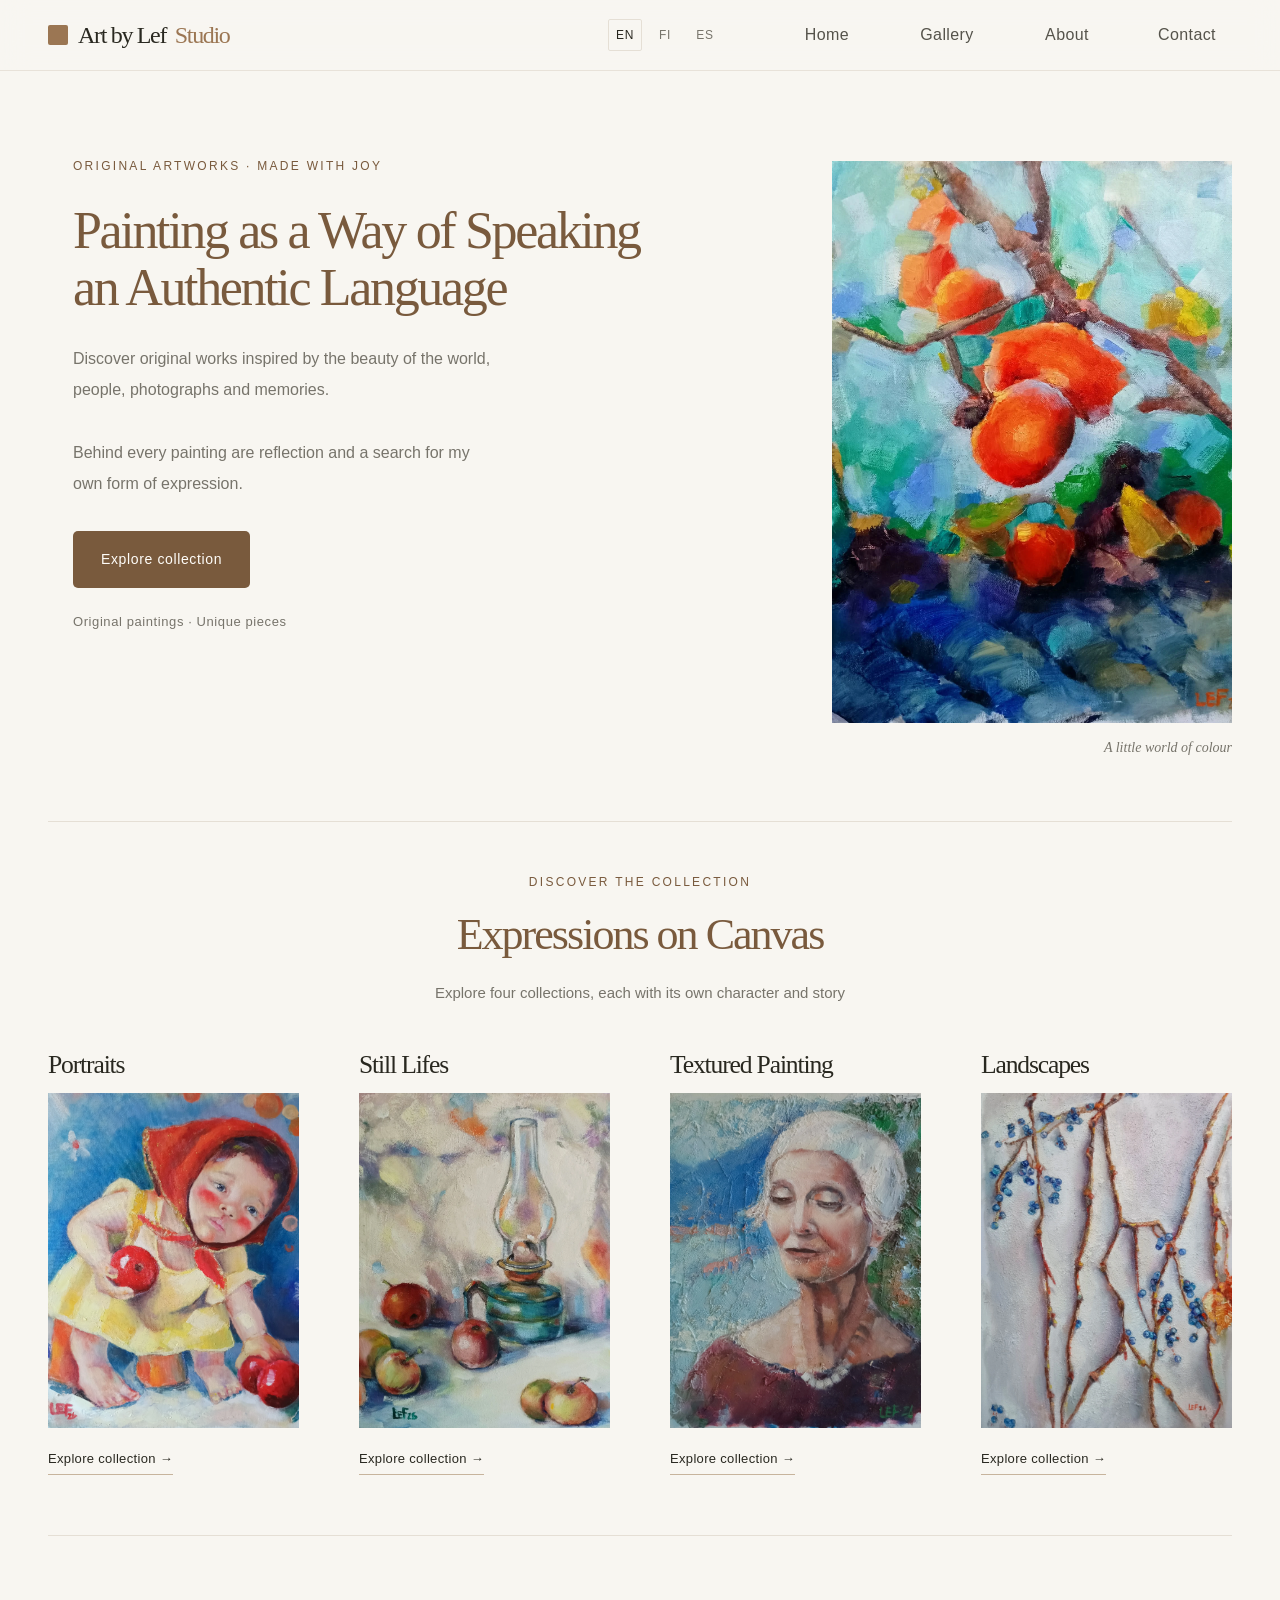
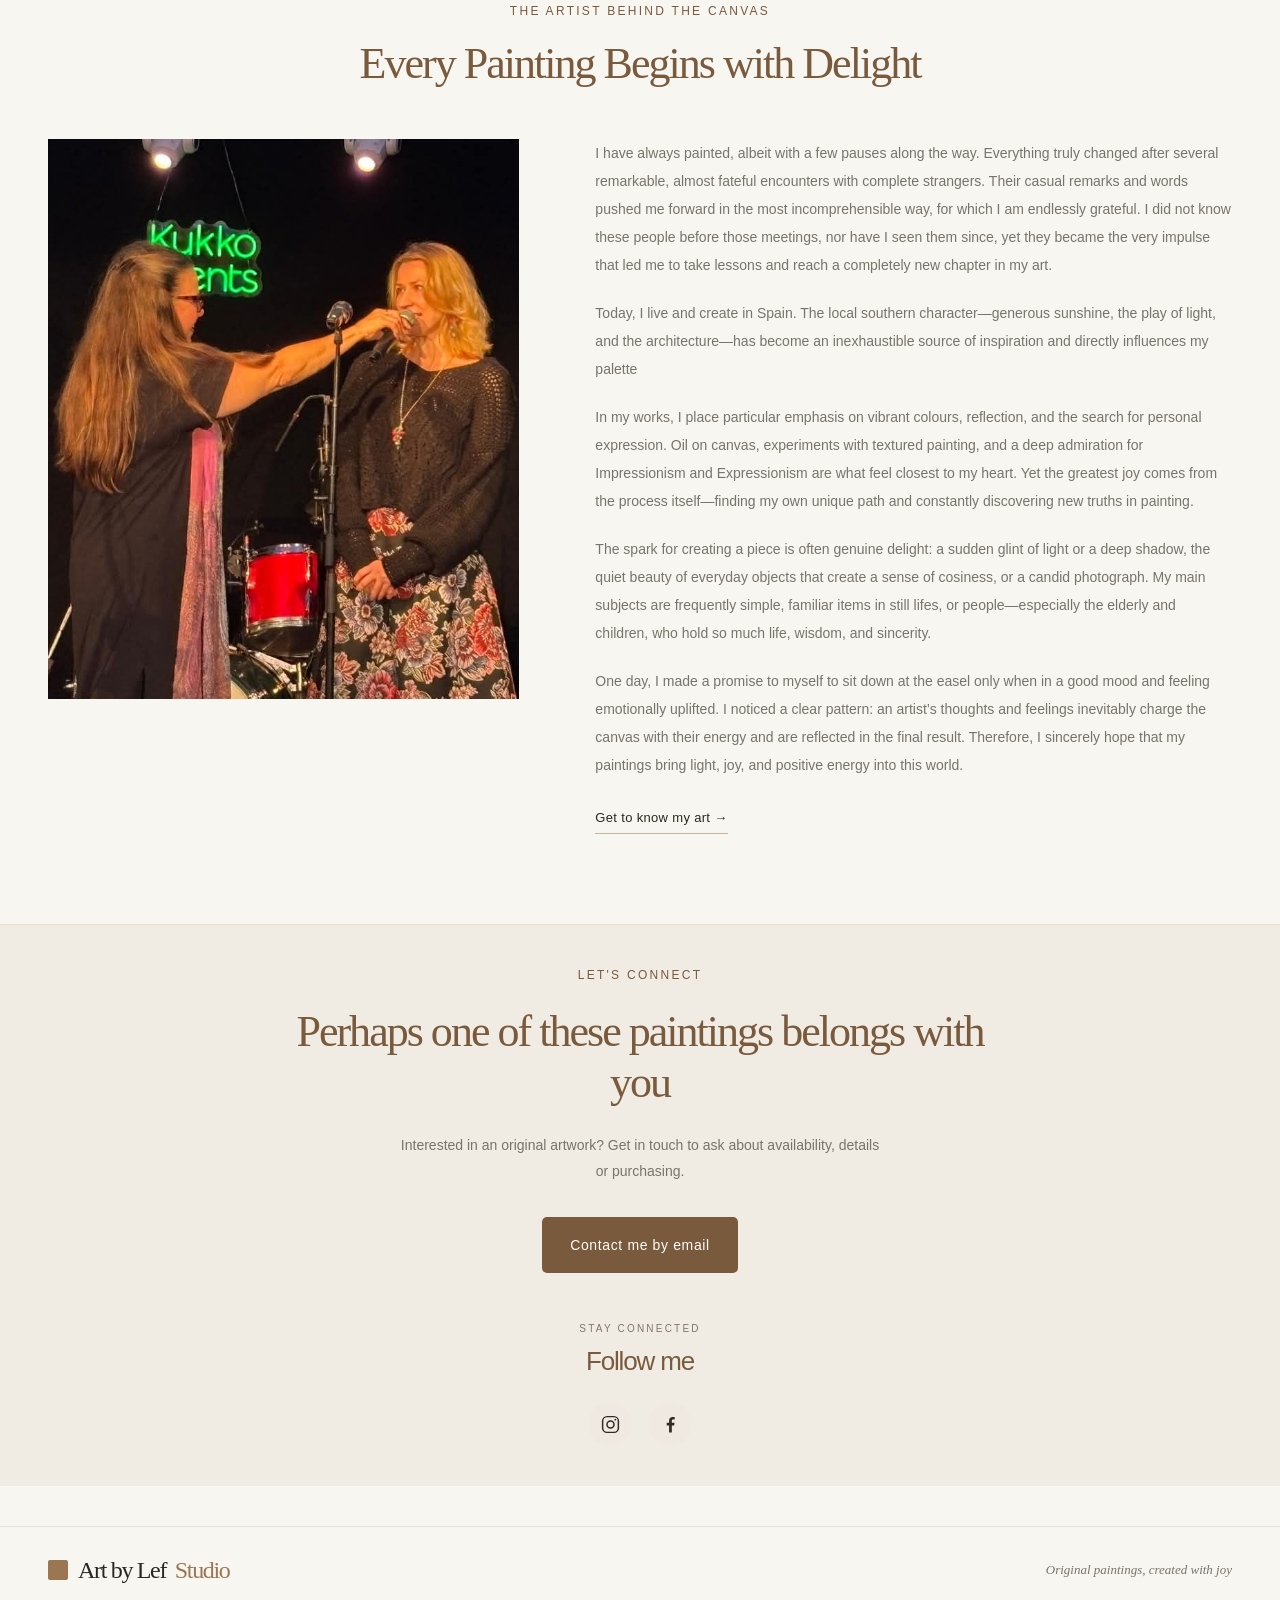
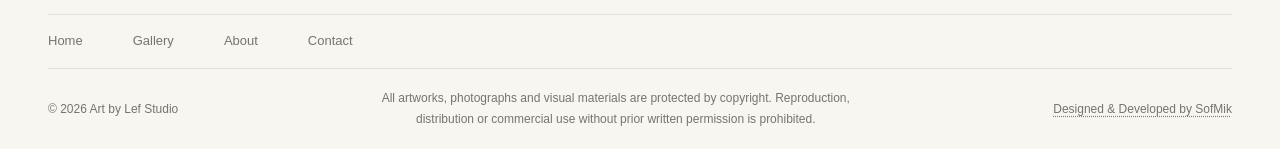
<file: index.html>
<!DOCTYPE html>
<html lang="en">

<head>
  <meta charset="UTF-8">
  <meta name="viewport" content="width=device-width, initial-scale=1">

  <meta name="description"
    content="Discover original paintings. Explore landscapes, portraits, still life and textured painting.">
  <meta name="theme-color" content="#f8f6f1">

  <title>Art by Lef Studio — Original Paintings</title>

  <link rel="stylesheet" href="style.css">

  <script src="js/translations.js" defer></script>
  <script src="js/paintings.js" defer></script>
  <script src="script.js" defer></script>
</head>

<body>

  <!-- HEADER -->
  <header class="site-header">
    <div class="header-inner">

      <a class="brand" href="#home" aria-label="Art by Lef Studio home">
        <span class="logo-mark" aria-hidden="true"></span>
        <span class="brand-name">Art by Lef <span>Studio</span></span>
      </a>

      <nav class="language-switcher" aria-label="Choose language">
        <button type="button" data-lang="en" aria-pressed="true">EN</button>
        <button type="button" data-lang="fi" aria-pressed="false">FI</button>
        <button type="button" data-lang="es" aria-pressed="false">ES</button>
      </nav>

      <button class="menu-toggle" type="button" aria-expanded="false" aria-controls="main-nav"
        aria-label="Navigation menu" data-i18n-aria-label="nav.openMenu">
        <span></span>
        <span></span>
        <span></span>
      </button>

      <nav class="main-nav" id="main-nav" aria-label="Main navigation">
        <a href="#home" data-i18n="nav.home">Home</a>
        <a href="#gallery" data-i18n="nav.gallery">Gallery</a>
        <a href="#about" data-i18n="nav.about">About</a>
        <a href="#contact" data-i18n="nav.contact">Contact</a>
      </nav>

    </div>
  </header>

  <main>

    <!-- HERO -->
    <section class="hero" id="home">

      <div class="hero-content">
        <p class="eyebrow" data-i18n="hero.eyebrow">
          ORIGINAL ARTWORKS · MADE WITH JOY
        </p>

        <h1 data-i18n="hero.title">
          Painting as a Way of Speaking an Authentic Language
        </h1>

        <p class="hero-description" data-i18n="hero.description-first">
        Discover original works inspired by the beauty of the world, people, photographs and memories.
        </p>
         <p class="hero-description" data-i18n="hero.description-second">
        Behind every painting are reflection and a search for my own form of expression.
        </p>

        <a class="button button-light" href="#gallery" data-i18n="hero.button">
          Explore collection
        </a>

        <p class="hero-note" data-i18n="hero.note">
          Original paintings · Unique pieces
        </p>
      </div>
        
      <div class="hero-art">
        <a href="galleries/landscapes.html" class="hero-art-link">
        <img src="images/paintings/landscapes/crystal-autumn.webp" alt="Featured original painting"
          data-i18n-alt="hero.imageAlt" fetchpriority="high">
        </a>
        <p class="hero-art-caption" data-i18n="hero.imageCaption">
          A little world of colour
        </p>
      </div>

    </section>

    <!-- 3 ART COLLECTIONS -->
    <section class="gallery-preview section" id="gallery">

      <div class="section-heading">
        <p class="eyebrow" data-i18n="gallery.eyebrow">
          DISCOVER THE COLLECTION
        </p>

        <h2 class="gallery-title" data-i18n="gallery.title">
           Expressions on Canvas
        </h2>

        <p data-i18n="gallery.description">
          Explore four collections, each with its own character and story.
        </p>
      </div>

      <div class="category-grid">

        <!-- PORTRAITS -->
        <article class="category-card">

          <div class="category-info">
            <h3>
              <a href="galleries/portraits.html" data-i18n="categories.portraits">
                Portraits
              </a>
            </h3>
          </div>

          <a class="category-image" href="galleries/portraits.html" aria-label="Explore portraits"
            data-i18n-aria-label="categories.portraits">
            <img src="images/paintings/portraits/little-harvest.webp" alt="Original portrait painting" loading="lazy">
          </a>

          <div class="category-info">

            <a class="text-link" href="galleries/portraits.html" data-i18n="gallery.explore">
              Explore collection →
            </a>
          </div>
        </article>

        <!-- STILL LIFE -->
        <article class="category-card">
          <div class="category-info">
            <h3>
              <a href="galleries/still-life.html" data-i18n="categories.stillLife">
                Still Lifes
              </a>
            </h3>
          </div>
          <a class="category-image" href="galleries/still-life.html" aria-label="Explore still life paintings"
            data-i18n-aria-label="categories.stillLife">
            <img id="featured-still-life" src="images/paintings/still-life/old-lamp.webp" alt="Old lamp" loading="lazy">
          </a>

          <div class="category-info">
            <a class="text-link" href="galleries/still-life.html" data-i18n="gallery.explore">
              Explore collection →
            </a>
          </div>
        </article>

        <!-- TEXTURED PAINTING -->
        <article class="category-card">
          <div class="category-info">
            <h3>
              <a href="galleries/textured-painting.html" data-i18n="categories.textured">
                Textured Painting
              </a>
            </h3>
          </div>
          <a class="category-image" href="galleries/textured-painting.html" aria-label="Explore textured paintings"
            data-i18n-aria-label="categories.textured">
            <img src="images/paintings/portraits/memories-of-summer.webp" alt="Original textured painting"
              loading="lazy">
          </a>
          <div class="category-info">
            <a class="text-link" href="galleries/textured-painting.html" data-i18n="gallery.explore">
              Explore collection →
            </a>
          </div>
        </article>



        <!-- LANDSCAPES -->
        <article class="category-card">
          <div class="category-info">
            <h3>
              <a href="galleries/landscapes.html" data-i18n="categories.landscapes">
                Landscapes
              </a>
            </h3>
          </div>
          <a class="category-image" href="galleries/landscapes.html" aria-label="Explore landscapes"
            data-i18n-aria-label="categories.landscapes">
            <img src="images/paintings/textured-painting/the-wild-grape.webp" alt="Original landscape painting"
              loading="lazy">
          </a>

          <div class="category-info">

            <a class="text-link" href="galleries/landscapes.html" data-i18n="gallery.explore">
              Explore collection →
            </a>
          </div>
        </article>
      </div>
    </section>

    <!-- ABOUT THE ARTIST -->
    
<!-- ABOUT THE ARTIST -->
<section class="about section" id="about">

  <!-- CHANGED: общий заголовок раздела -->
  <div class="about-heading">
    <p class="eyebrow" data-i18n="about.eyebrow">
      THE ARTIST BEHIND THE CANVAS
    </p>

    <h2 data-i18n="about.title">
      Every Painting Begins with Delight
    </h2>
  </div>

  <!-- CHANGED: два блока — фотография и текст -->
  <div class="about-layout">

    <div class="about-image">
      <img
        src="images/artist/portrait/portrait1.jpg"
        alt="The artist"
        data-i18n-alt="about.imageAlt"
        loading="lazy">
    </div>

    <div class="about-content">

      <p data-i18n="about.text">
        I have always painted, albeit with a few pauses along the way. Everything truly changed after several remarkable, almost fateful encounters with complete strangers. Their casual remarks and words pushed me forward in the most incomprehensible way, for which I am endlessly grateful. I did not know these people before those meetings, nor have I seen them since, yet they became the very impulse that led me to take lessons and reach a completely new chapter in my art.
      </p>

      <p data-i18n="about.textExtra-first">
        Today, I live and create in Spain. The local southern character—generous sunshine, the play of light, and the architecture—has become an inexhaustible source of inspiration and directly influences my palette.
      </p>

      <p data-i18n="about.textExtra-second">
        Through different styles and textures, I create original works that bring warmth, character and individuality into a space.
      </p>

      <p data-i18n="about.textExtra-third">
        The spark for creating a piece is often genuine delight: a sudden glint of light or a deep shadow, the quiet beauty of everyday objects that create a sense of cosiness, or a candid photograph. My main subjects are frequently simple, familiar items in still lifes, or people—especially the elderly and children, who hold so much life, wisdom, and sincerity.
      </p>

      <p data-i18n="about.textExtra-fourth">
        One day, I made a promise to myself to sit down at the easel only when in a good mood and feeling emotionally uplifted. I noticed a clear pattern: an artist’s thoughts and feelings inevitably charge the canvas with their energy and are reflected in the final result. Therefore, I sincerely hope that my paintings bring light, joy, and positive energy into this world.
      </p>

      <a class="text-link" href="#gallery" data-i18n="about.link">
        Get to know my art →
      </a>

    </div>

  </div>
</section>


    <!-- CONTACT -->
    <section class="contact section" id="contact">

      <p class="eyebrow" data-i18n="contact.eyebrow">
        LET'S CONNECT
      </p>

      <h2 data-i18n="contact.title">
        Perhaps one of these paintings belongs with you
      </h2>

      <p data-i18n="contact.description">
        Interested in an original artwork? Get in touch to ask about
        availability, details or purchasing.
      </p>

      <a class="button button-light" href="mailto:artbylef@gmail.com" data-i18n="contact.button">
        Contact me by email
      </a>

      <section class="social-section" aria-labelledby="social-title">
        <p class="social-eyebrow" data-i18n="contact.stayConnected">STAY CONNECTED</p>

        <h2 class="social-title" data-i18n="contact.followMe" id="social-title">
          Follow me
        </h2>

        <div class="social-links">
          <a href="https://www.instagram.com/art_by_lef/"
            target="_blank" rel="noopener noreferrer" aria-label="Visit on Instagram">
            <svg viewBox="0 0 24 24" aria-hidden="true">
              <rect x="3" y="3" width="18" height="18" rx="5" />
              <circle cx="12" cy="12" r="4" />
              <circle class="social-icon-dot" cx="17.5" cy="6.5" r="1" />
            </svg>
          </a>

          <a href="https://www.facebook.com/elena.farm.31" target="_blank" rel="noopener noreferrer"
            aria-label="Visit on Facebook">
            <svg viewBox="0 0 24 24" aria-hidden="true">
              <path class="facebook-icon" d="M13.5 21v-8h2.7l.4-3.1h-3.1v-2
             c0-.9.3-1.5 1.6-1.5h1.7V3.6
             c-.3 0-1.3-.1-2.4-.1
             -2.4 0-4 1.5-4 4.2v2.2H7.7V13
             h2.7v8z" />
            </svg>
          </a>
        </div>
      </section>



    </section>

  </main>


  <!-- FOOTER: THREE ROWS -->
  <footer class="site-footer">
    <div class="footer-inner">

      <!-- ROW 1: BRAND -->
      <div class="footer-row footer-row-brand">
        <a class="brand" href="index.html" aria-label="Art by Lef Studio home">
          <span class="logo-mark" aria-hidden="true"></span>
           <span class="brand-name">Art by Lef <span>Studio</span></span>
        </a>

        <p data-i18n="footer.tagline">
          Original paintings, created with joy.
        </p>
      </div>

      <!-- ROW 2: NAVIGATION -->
      <nav class="footer-row footer-nav" aria-label="Footer navigation">
        <a href="#home" data-i18n="nav.home">Home</a>
        <a href="#gallery" data-i18n="nav.gallery">Gallery</a>
        <a href="#about" data-i18n="nav.about">About</a>
        <a href="#contact" data-i18n="nav.contact">Contact</a>
      </nav>

      <!-- ROW 3: COPYRIGHT AND WEBSITE AUTHOR -->
      <div class="footer-row footer-bottom">
        <p>
          © <span id="current-year">2026</span> Art by Lef Studio
        </p>
        <p class="footer-rights" data-i18n="footer.rights">
          All artworks, photographs and visual materials are protected by copyright. Reproduction, distribution or
          commercial use without prior written permission is prohibited.
        </p>
        <a class="footer-author" href="mailto:mailconnect.service@gmail.com?subject=Website%20enquiry"
          aria-label="Email SofMik" data-i18n="footer.author">
        Designed & Developed by <span>SofMik</span>
        </a>
      </div>

    </div>
  </footer>

  <!-- ARTWORK DETAILS DIALOG -->
  <dialog class="painting-dialog" id="painting-dialog" aria-label="Artwork details"
    data-i18n-aria-label="artwork.title">
    <button class="dialog-close" type="button" aria-label="Close artwork details" data-i18n-aria-label="artwork.close">
      &times;
    </button>

    <div id="dialog-content"></div>
  </dialog>

</body>

</html>
</file>
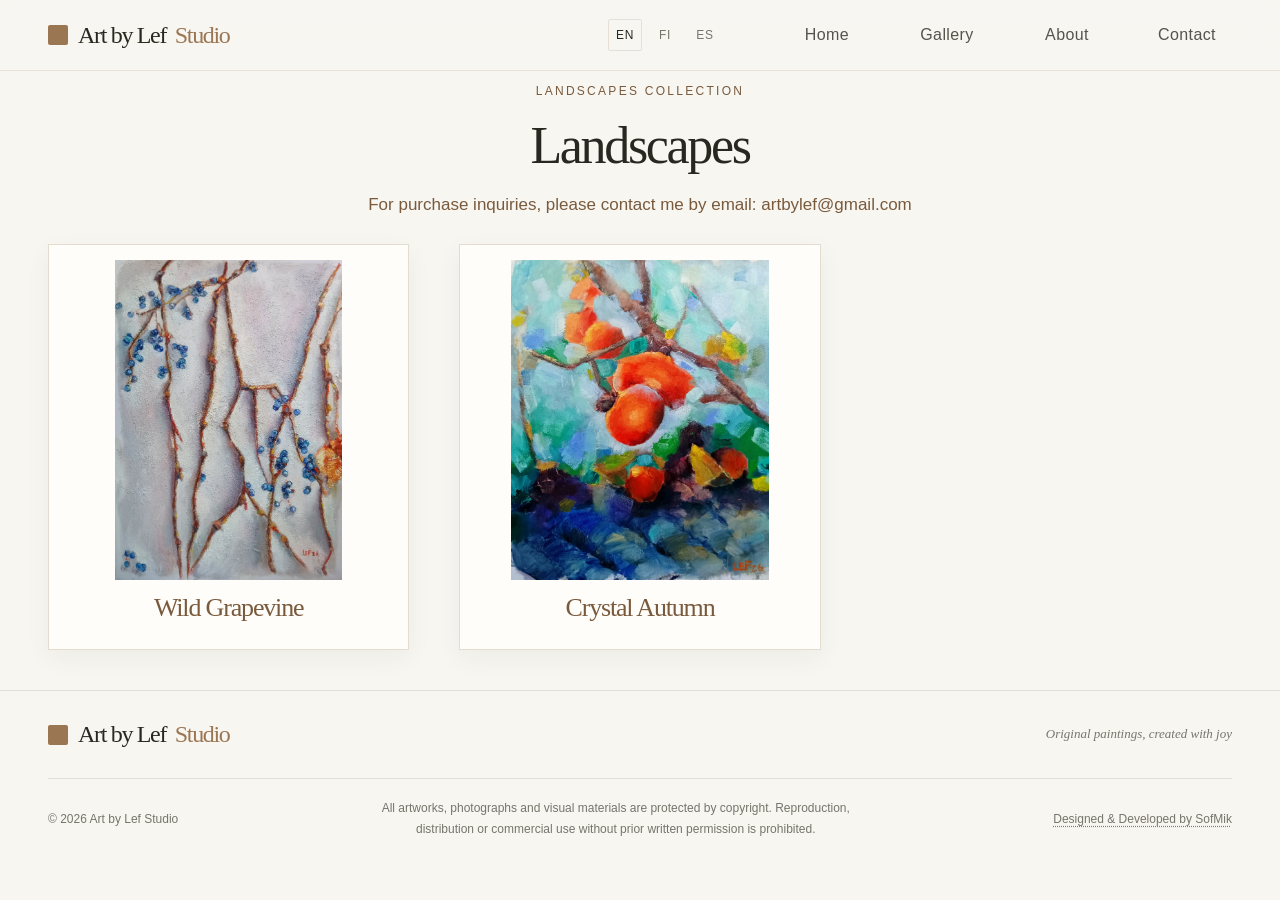
<file: galleries/landscapes.html>
<!DOCTYPE html>
<html lang="en">
<head>
  <meta charset="UTF-8">
  <meta name="viewport" content="width=device-width, initial-scale=1">

  <meta
    name="description"
    content="Explore original portraits."
  >
  <meta name="theme-color" content="#f8f6f1">

  <title>Portraits — Art Gallery</title>

  <link rel="stylesheet" href="../style.css">

  <script src="../js/translations.js" defer></script>
  <script src="../js/paintings.js" defer></script>
  <script src="../js/gallery.js" defer></script>
  <script src="../script.js" defer></script>
</head>

<body>

  <!-- HEADER -->
  <header class="site-header">
    <div class="header-inner">

      <a
        class="brand"
        href="../index.html"
        aria-label="Art House home"
      >
        <span class="logo-mark" aria-hidden="true"></span>
        <span class="brand-name">Art by Lef <span>Studio</span></span>
      </a>

      <nav class="language-switcher" aria-label="Choose language">
        <button type="button" data-lang="en" aria-pressed="true">EN</button>
        <button type="button" data-lang="fi" aria-pressed="false">FI</button>
        <button type="button" data-lang="es" aria-pressed="false">ES</button>
      </nav>

      <button
        class="menu-toggle"
        type="button"
        aria-expanded="false"
        aria-controls="main-nav"
        aria-label="Open navigation"
        data-i18n-aria-label="nav.openMenu"
      >
        <span></span>
        <span></span>
        <span></span>
      </button>

      <nav class="main-nav" id="main-nav" aria-label="Main navigation">
        <a href="../index.html#home" data-i18n="nav.home">Home</a>
        <a href="../index.html#gallery" data-i18n="nav.gallery">Gallery</a>
        <a href="../index.html#about" data-i18n="nav.about">About</a>
        <a href="../index.html#contact" data-i18n="nav.contact">Contact</a>
      </nav>

    </div>
  </header>

  <main>

    <!-- Landscapes GALLERY -->
    <section class="section">
      <header class="section-heading">
        <p class="eyebrow">Landscapes COLLECTION</p>
        <h1 class="section-title" data-i18n="categories.landscapes">Landscapes</h1>
      <p class="bymail" data-i18n="contact.mailcontact">
        For purchase inquiries, please contact me by email.
        </p>
      </header>

      <div id="painting-grid" class="painting-grid" data-category="landscapes"></div>

    </section>

  </main>

<!-- FOOTER: 2 ROWS -->
  <footer class="site-footer">
    <div class="footer-inner">

      <!-- ROW 1: BRAND -->
      <div class="footer-row footer-row-brand">
        <a class="brand" href="../index.html" aria-label="Art by Lef Studio home">
          <span class="logo-mark" aria-hidden="true"></span>
           <span class="brand-name">Art by Lef <span>Studio</span></span>
        </a>

        <p data-i18n="footer.tagline">
          Original paintings, created with joy.
        </p>
      </div>


      <!-- ROW 2: COPYRIGHT AND WEBSITE AUTHOR -->
      <div class="footer-row footer-bottom">
        <p>
          © <span id="current-year">2026</span> Art by Lef Studio
        </p>
        <p class="footer-rights" data-i18n="footer.rights">
          All artworks, photographs and visual materials are protected by copyright. Reproduction, distribution or
          commercial use without prior written permission is prohibited.
        </p>
        <a class="footer-author" href="mailto:mailconnect.service@gmail.com?subject=Website%20enquiry"
          aria-label="Email SofMik" data-i18n="footer.author">
        Designed & Developed by <span>SofMik</span>
        </a>
      </div>

    </div>
  </footer>

</body>
</html>
</file>
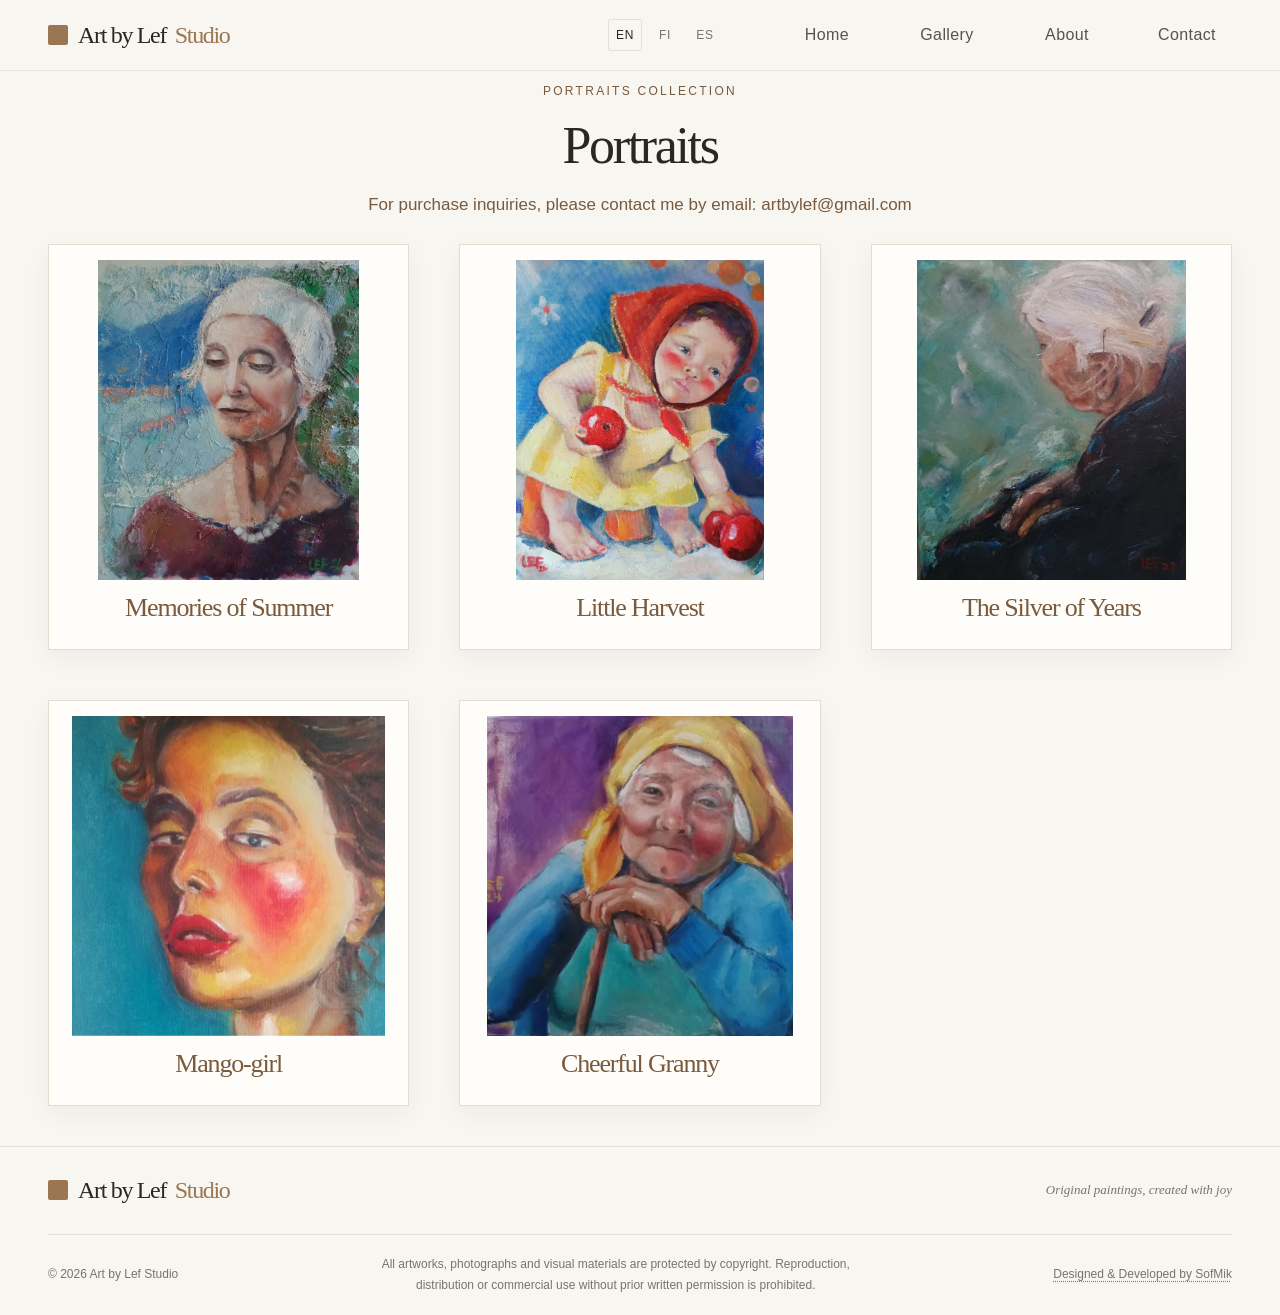
<file: galleries/portraits.html>
<!DOCTYPE html>
<html lang="en">
<head>
  <meta charset="UTF-8">
  <meta name="viewport" content="width=device-width, initial-scale=1">

  <meta
    name="description"
    content="Explore original portraits."
  >
  <meta name="theme-color" content="#f8f6f1">

  <title>Portraits — Art Gallery</title>

  <link rel="stylesheet" href="../style.css">

  <script src="../js/translations.js" defer></script>
  <script src="../js/paintings.js" defer></script>
  <script src="../js/gallery.js" defer></script>
  <script src="../script.js" defer></script>
</head>

<body>

  <!-- HEADER -->
  <header class="site-header">
    <div class="header-inner">

      <a
        class="brand"
        href="../index.html"
        aria-label="Art House home"
      >
        <span class="logo-mark" aria-hidden="true"></span>
        <span class="brand-name">Art by Lef <span>Studio</span></span>
      </a>

      <nav class="language-switcher" aria-label="Choose language">
        <button type="button" data-lang="en" aria-pressed="true">EN</button>
        <button type="button" data-lang="fi" aria-pressed="false">FI</button>
        <button type="button" data-lang="es" aria-pressed="false">ES</button>
      </nav>

      <button
        class="menu-toggle"
        type="button"
        aria-expanded="false"
        aria-controls="main-nav"
        aria-label="Open navigation"
        data-i18n-aria-label="nav.openMenu"
      >
        <span></span>
        <span></span>
        <span></span>
      </button>

      <nav class="main-nav" id="main-nav" aria-label="Main navigation">
        <a href="../index.html#home" data-i18n="nav.home">Home</a>
        <a href="../index.html#gallery" data-i18n="nav.gallery">Gallery</a>
        <a href="../index.html#about" data-i18n="nav.about">About</a>
        <a href="../index.html#contact" data-i18n="nav.contact">Contact</a>
      </nav>

    </div>
  </header>

  <main>

    <!-- Portraits GALLERY -->
    <section class="section">
      <header class="section-heading">
        <p class="eyebrow">Portraits COLLECTION</p>
        <h1 class="section-title" data-i18n="categories.portraits">Portraits</h1>
        <p class="bymail" data-i18n="contact.mailcontact">
        For purchase inquiries, please contact me by email.
        </p>
      </header>

      <div id="painting-grid" class="painting-grid" data-category="portraits"></div>

    </section>

  </main>

<!-- FOOTER: 2 ROWS -->
  <footer class="site-footer">
    <div class="footer-inner">

      <!-- ROW 1: BRAND -->
      <div class="footer-row footer-row-brand">
        <a class="brand" href="../index.html" aria-label="Art by Lef Studio home">
          <span class="logo-mark" aria-hidden="true"></span>
           <span class="brand-name">Art by Lef <span>Studio</span></span>
        </a>

        <p data-i18n="footer.tagline">
          Original paintings, created with joy.
        </p>
      </div>

      <!-- ROW 2: COPYRIGHT AND WEBSITE AUTHOR -->
      <div class="footer-row footer-bottom">
        <p>
          © <span id="current-year">2026</span> Art by Lef Studio
        </p>
        <p class="footer-rights" data-i18n="footer.rights">
          All artworks, photographs and visual materials are protected by copyright. Reproduction, distribution or
          commercial use without prior written permission is prohibited.
        </p>
        <a class="footer-author" href="mailto:mailconnect.service@gmail.com?subject=Website%20enquiry"
          aria-label="Email SofMik" data-i18n="footer.author">
        Designed & Developed by <span>SofMik</span>
        </a>
      </div>

    </div>
  </footer>

</body>
</html>
</file>
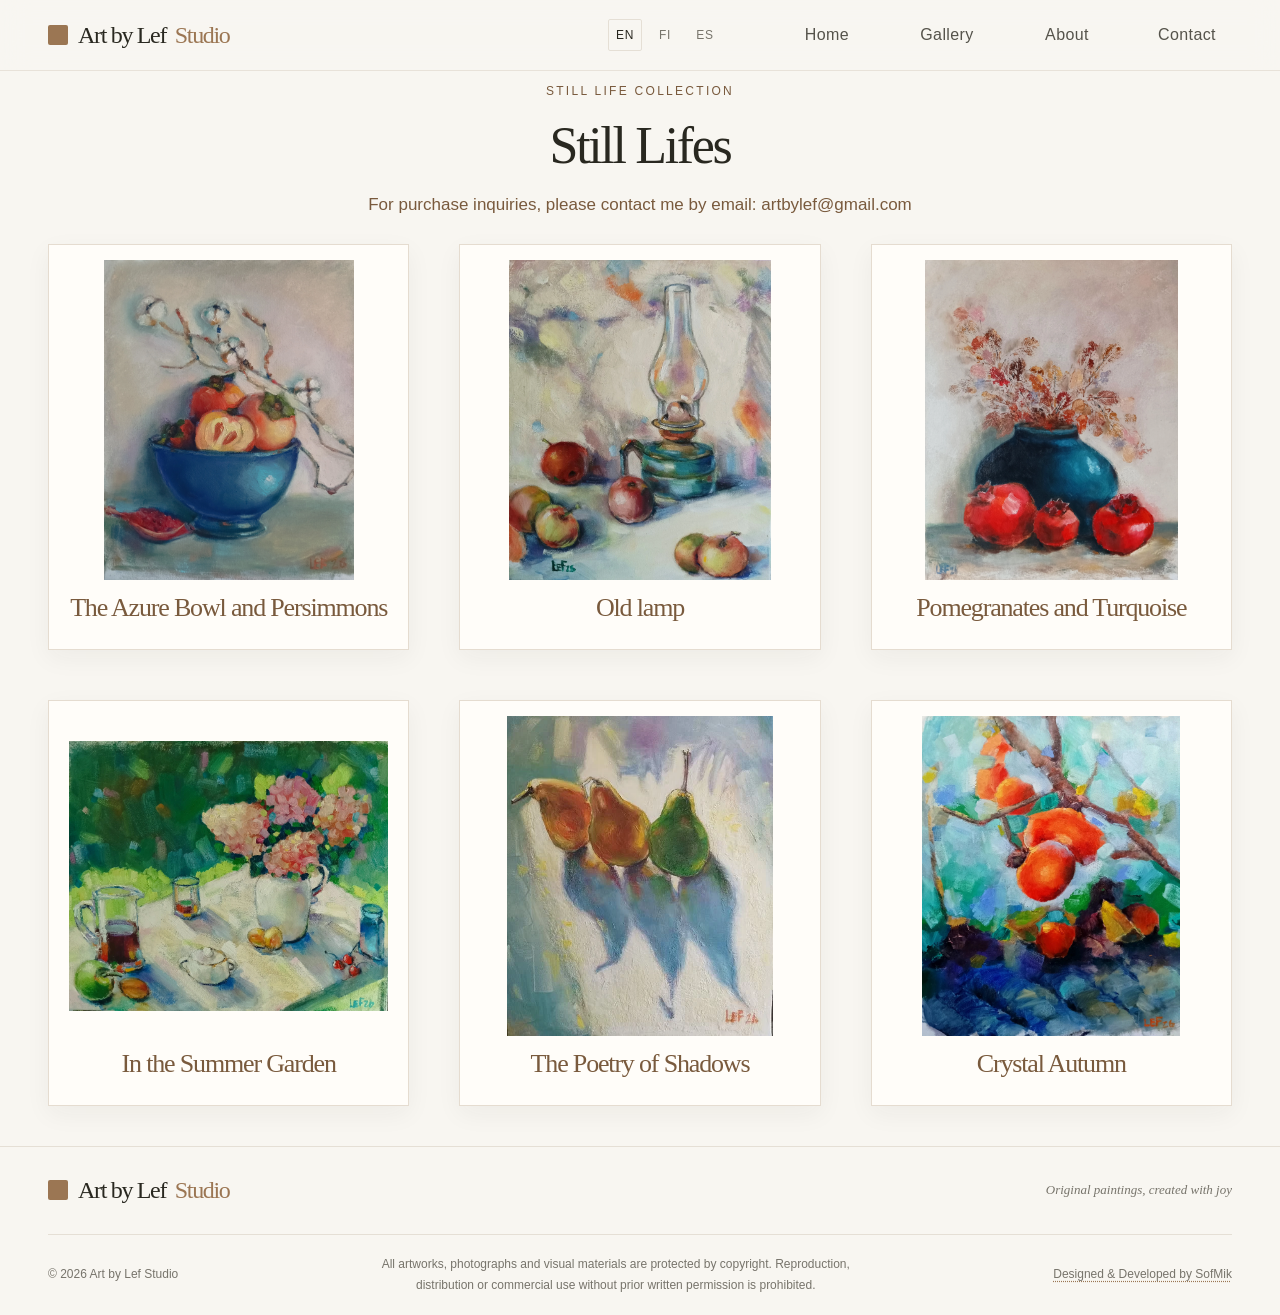
<file: galleries/still-life.html>
<!DOCTYPE html>
<html lang="en">
<head>
  <meta charset="UTF-8">
  <meta name="viewport" content="width=device-width, initial-scale=1">

  <meta
    name="description"
    content="Explore original still life paintings."
  >
  <meta name="theme-color" content="#f8f6f1">

  <title>Still Life — Art Gallery</title>

  <link rel="stylesheet" href="../style.css">

  <script src="../js/translations.js" defer></script>
  <script src="../js/paintings.js" defer></script>
  <script src="../js/gallery.js" defer></script>
  <script src="../script.js" defer></script>
</head>

<body>

  <!-- HEADER -->
  <header class="site-header">
    <div class="header-inner">

      <a
        class="brand"
        href="../index.html"
        aria-label="Art House home"
      >
        <span class="logo-mark" aria-hidden="true"></span>
        <span class="brand-name">Art by Lef <span>Studio</span></span>
      </a>

      <nav class="language-switcher" aria-label="Choose language">
        <button type="button" data-lang="en" aria-pressed="true">EN</button>
        <button type="button" data-lang="fi" aria-pressed="false">FI</button>
        <button type="button" data-lang="es" aria-pressed="false">ES</button>
      </nav>

      <button
        class="menu-toggle"
        type="button"
        aria-expanded="false"
        aria-controls="main-nav"
        aria-label="Open navigation"
        data-i18n-aria-label="nav.openMenu"
      >
        <span></span>
        <span></span>
        <span></span>
      </button>

      <nav class="main-nav" id="main-nav" aria-label="Main navigation">
        <a href="../index.html#home" data-i18n="nav.home">Home</a>
        <a href="../index.html#gallery" data-i18n="nav.gallery">Gallery</a>
        <a href="../index.html#about" data-i18n="nav.about">About</a>
        <a href="../index.html#contact" data-i18n="nav.contact">Contact</a>
      </nav>

    </div>
  </header>

  <main>

    <!-- STILL LIFE GALLERY -->
    <section class="section">
      <header class="section-heading">
        <p class="eyebrow">STILL LIFE COLLECTION</p>
        <h1 class="section-title" data-i18n="categories.stillLife">Still Life</h1>
      <p class="bymail" data-i18n="contact.mailcontact">
        For purchase inquiries, please contact me by email.
        </p>
      </header>

      <div id="painting-grid" class="painting-grid" data-category="still-life"></div>

    </section>

  </main>

<!-- FOOTER: 2 ROWS -->
  <footer class="site-footer">
    <div class="footer-inner">

      <!-- ROW 1: BRAND -->
      <div class="footer-row footer-row-brand">
        <a class="brand" href="../index.html" aria-label="Art by Lef Studio home">
          <span class="logo-mark" aria-hidden="true"></span>
           <span class="brand-name">Art by Lef <span>Studio</span></span>
        </a>

        <p data-i18n="footer.tagline">
          Original paintings, created with joy.
        </p>
      </div>


      <!-- ROW 2: COPYRIGHT AND WEBSITE AUTHOR -->
      <div class="footer-row footer-bottom">
        <p>
          © <span id="current-year">2026</span> Art by Lef Studio
        </p>
        <p class="footer-rights" data-i18n="footer.rights">
          All artworks, photographs and visual materials are protected by copyright. Reproduction, distribution or
          commercial use without prior written permission is prohibited.
        </p>
        <a class="footer-author" href="mailto:mailconnect.service@gmail.com?subject=Website%20enquiry"
          aria-label="Email SofMik" data-i18n="footer.author">
        Designed & Developed by <span>SofMik</span>
        </a>
      </div>

    </div>
  </footer>

</body>
</html>
</file>
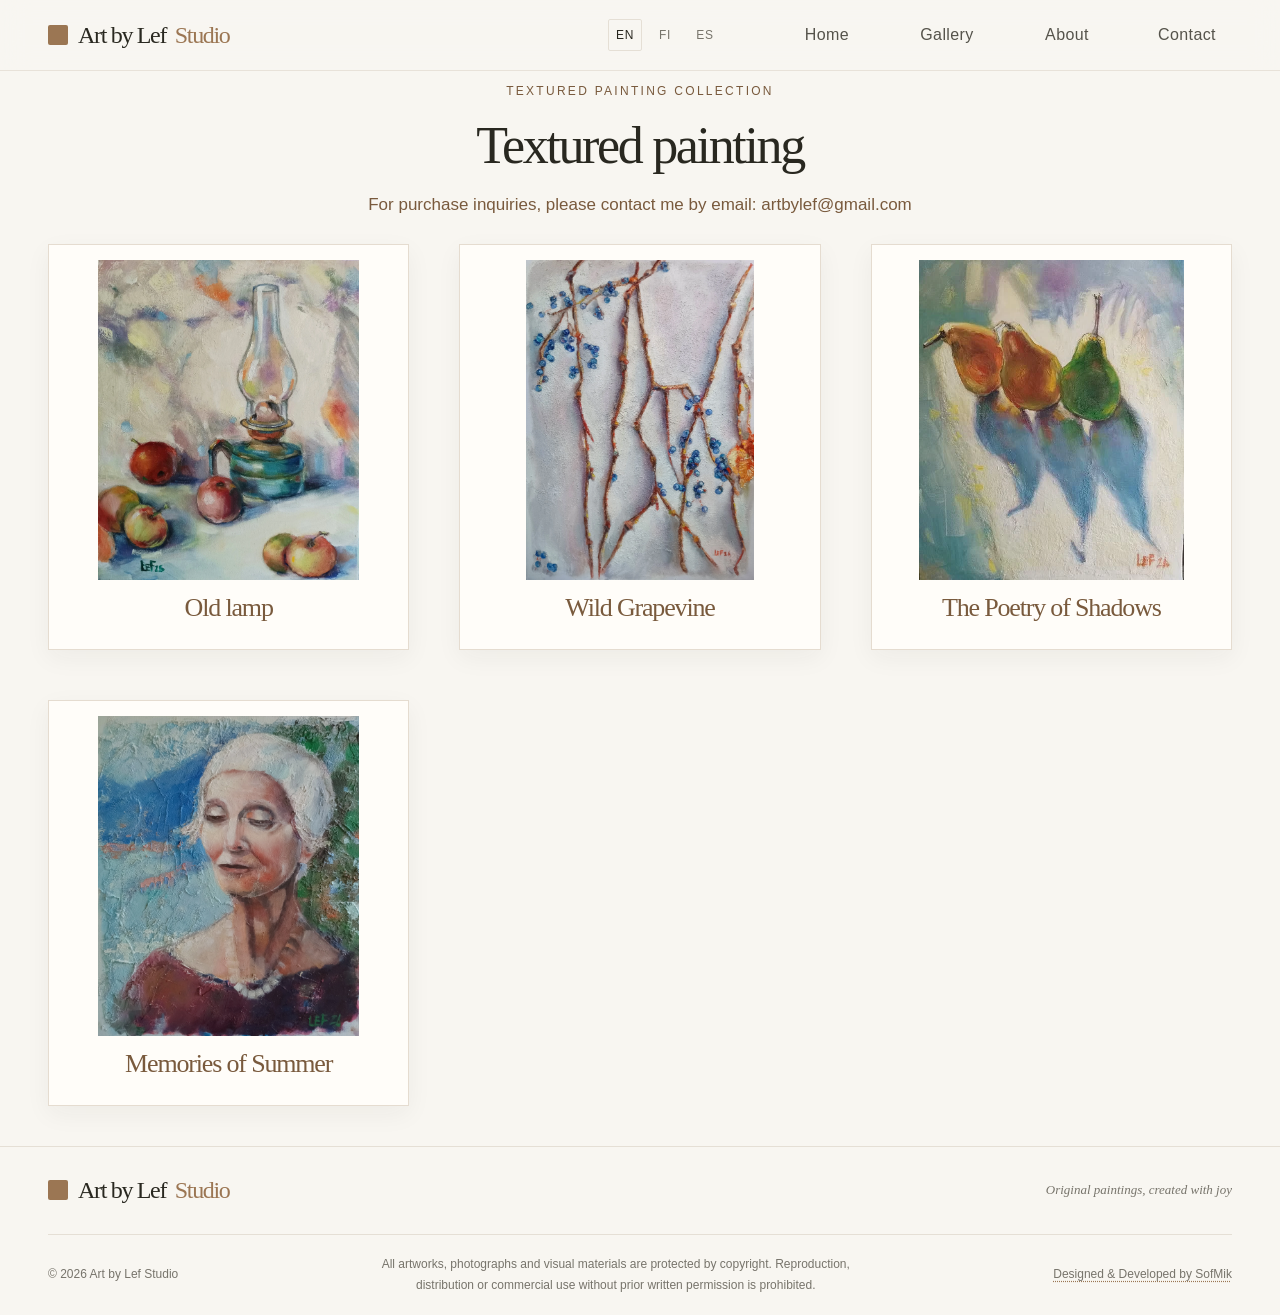
<file: galleries/textured-painting.html>
<!DOCTYPE html>
<html lang="en">
<head>
  <meta charset="UTF-8">
  <meta name="viewport" content="width=device-width, initial-scale=1">

  <meta
    name="description"
    content="Explore original portraits."
  >
  <meta name="theme-color" content="#f8f6f1">

  <title>Portraits — Art Gallery</title>

  <link rel="stylesheet" href="../style.css">

  <script src="../js/translations.js" defer></script>
  <script src="../js/paintings.js" defer></script>
  <script src="../js/gallery.js" defer></script>
  <script src="../script.js" defer></script>
</head>

<body>

  <!-- HEADER -->
  <header class="site-header">
    <div class="header-inner">

      <a
        class="brand"
        href="../index.html"
        aria-label="Art House home"
      >
        <span class="logo-mark" aria-hidden="true"></span>
        <span class="brand-name">Art by Lef <span>Studio</span></span>
      </a>

      <nav class="language-switcher" aria-label="Choose language">
        <button type="button" data-lang="en" aria-pressed="true">EN</button>
        <button type="button" data-lang="fi" aria-pressed="false">FI</button>
        <button type="button" data-lang="es" aria-pressed="false">ES</button>
      </nav>

      <button
        class="menu-toggle"
        type="button"
        aria-expanded="false"
        aria-controls="main-nav"
        aria-label="Open navigation"
        data-i18n-aria-label="nav.openMenu"
      >
        <span></span>
        <span></span>
        <span></span>
      </button>

      <nav class="main-nav" id="main-nav" aria-label="Main navigation">
        <a href="../index.html#home" data-i18n="nav.home">Home</a>
        <a href="../index.html#gallery" data-i18n="nav.gallery">Gallery</a>
        <a href="../index.html#about" data-i18n="nav.about">About</a>
        <a href="../index.html#contact" data-i18n="nav.contact">Contact</a>
      </nav>

    </div>
  </header>

  <main>

    <!-- textured-painting GALLERY -->
    <section class="section">
      <header class="section-heading">
        <p class="eyebrow">Textured Painting COLLECTION</p>
        <h1 class="section-title" data-i18n="categories.textured-painting">Textured painting</h1>
      <p class="bymail" data-i18n="contact.mailcontact">
        For purchase inquiries, please contact me by email.
        </p>
      </header>

      <div id="painting-grid" class="painting-grid"  data-category="textured-painting"></div>

    </section>

  </main>

<!-- FOOTER: 2 ROWS -->
  <footer class="site-footer">
    <div class="footer-inner">

      <!-- ROW 1: BRAND -->
      <div class="footer-row footer-row-brand">
        <a class="brand" href="../index.html" aria-label="Art by Lef Studio home">
          <span class="logo-mark" aria-hidden="true"></span>
           <span class="brand-name">Art by Lef <span>Studio</span></span>
        </a>

        <p data-i18n="footer.tagline">
          Original paintings, created with joy.
        </p>
      </div>


      <!-- ROW 2: COPYRIGHT AND WEBSITE AUTHOR -->
      <div class="footer-row footer-bottom">
        <p>
          © <span id="current-year">2026</span> Art by Lef Studio
        </p>
        <p class="footer-rights" data-i18n="footer.rights">
          All artworks, photographs and visual materials are protected by copyright. Reproduction, distribution or
          commercial use without prior written permission is prohibited.
        </p>
        <a class="footer-author" href="mailto:mailconnect.service@gmail.com?subject=Website%20enquiry"
          aria-label="Email SofMik" data-i18n="footer.author">
        Designed & Developed by <span>SofMik</span>
        </a>
      </div>

    </div>
  </footer>

</body>
</html>
</file>
<file: style.css>
/* =========================================
  >Art by Lef Studio
========================================= */

/* 1. DESIGN TOKENS */

:root {
  --color-bg: #f8f6f1;
  --color-paper: #fffdf9;
  --color-text: #292820;
  --color-muted: #77746b;
  --color-accent: #9b7653;
  --color-accent-dark: #795a3d;
  --color-accent-light: #5c4632;
  --color-border: #e5dfd5;

  --font-body: "Helvetica Neue", Arial, sans-serif;
  --font-heading: Georgia, "Times New Roman", serif;

  --container: 1240px;
  --gutter: 48px;

  --transition: 250ms ease;
  --shadow-soft: 0 12px 35px rgb(41 40 32 / 7%);
}

/* 2. RESET */

*,
*::before,
*::after {
  box-sizing: border-box;
}

html {
  scroll-behavior: auto;
  scroll-padding-top: 40px;
}

body {
  margin: 0;
  background: var(--color-bg);
  color: var(--color-text);
  font-family: var(--font-body);
  font-size: 15px;
  line-height: 1.75;
  -webkit-font-smoothing: antialiased;
}

body,
button,
input,
textarea {
  font-family: var(--font-body);
}

img {
  display: block;
  max-width: 100%;
}

button,
a {
  -webkit-tap-highlight-color: transparent;
}

a {
  color: inherit;
  text-decoration: none;
}

button {
  color: inherit;
}

button:focus-visible,
a:focus-visible {
  outline: 2px solid var(--color-accent);
  outline-offset: 10px;
}

button,
input,
textarea {
  font-size: inherit;
}

::selection {
  background: #d9c5ac;
  color: var(--color-text);
}

section[id] {
  scroll-margin-top: 0px;
}

main {
  overflow: clip;
  padding-bottom: 40px;
}

.container {
  width: min(calc(100% - var(--gutter) * 2), var(--container));
  margin-inline: auto;
}

/* 3. TYPOGRAPHY */

h1,
h2,
h3,
p {
  margin-top: 0;
}

h1,
h2,
h3 {
  font-family: var(--font-heading);
  font-weight: 400;
  letter-spacing: -0.045em;
}

h1 {
  font-size: clamp(44px, 6.3vw, 52px);
  line-height: 1.08;
}

h2 {
  font-size: clamp(32px, 4.3vw, 44px);
  line-height: 1.17;
}

h3 {
  font-size: 27px;
  line-height: 1.3;
}

.eyebrow {
  margin-bottom: 24px;
  color: var(--color-accent-dark);
  font-size: 12px;
  font-weight: 400;
  letter-spacing: 0.19em;
  line-height: 1.7;
  text-transform: uppercase;
}

/* 4. HEADER */

.site-header {
  position: sticky;
  top: 0;
  z-index: 100;
  isolation: isolate;
  border-bottom: 1px solid rgb(229 223 213 / 85%);
  background: transparent;
}

.site-header::before {
  content: "";
  position: absolute;
  inset: 0;
  z-index: -1;

  background: rgb(248 246 241 / 65%);
  backdrop-filter: blur(14px);
  -webkit-backdrop-filter: blur(14px);

  pointer-events: none;
}

.header-inner {
  width: min(calc(100% - var(--gutter) * 2), 1400px);
  min-height: 70px;
  margin-inline: auto;

  display: flex;
  align-items: center;
  gap: 60px;
}

.brand {
  display: inline-flex;
  align-items: center;
  gap: 10px;
  flex-shrink: 0;
}

.logo-mark {
  display: block;
  width: 20px;
  height: 20px;
  flex: 0 0 20px;
  background: var(--color-accent);
  border-radius: 2px;
}

.brand-name {
  font-family: var(--font-heading);
  font-size: 24px;
  line-height: 1.2;
  letter-spacing: -0.055em;
  white-space: nowrap;
}

.brand-name span {
  margin-left: 4px;
  color: var(--color-accent);
}

.language-switcher {
  display: flex;
  align-items: center;
  gap: 6px;
  margin-left: auto;
}

.language-switcher button {
  min-width: 34px;
  width: 34px;
  padding: 8px 6px;
  text-align: center;
  border: 1px solid transparent;
  border-radius: 2px;
  background: transparent;
  color: var(--color-muted);
  font-size: 12px;
  letter-spacing: 0.06em;
  cursor: pointer;
  transition:
    color var(--transition),
    border-color var(--transition);
}

.language-switcher button:hover,
.language-switcher button[aria-pressed="true"] {
  border-color: var(--color-border);
  color: var(--color-text);
}

.main-nav {
  display: flex;
  align-items: center;
  gap: 30px;
}

.main-nav a {
  display: inline-block;
  min-width: 90px;
  text-align: center;
  white-space: nowrap;
  position: relative;
  padding-block: 8px;
   color: #55534b;
  text-transform:none;
  font-size: 16px;
  letter-spacing: 0.025em;
  white-space: nowrap;
  transition: color var(--transition);
}

.main-nav a:hover {
  color: var(--color-accent-dark);
}

.main-nav a::after {
  position: absolute;
  right: 0;
  bottom: 2px;
  left: 0;
  height: 1px;
  background: var(--color-accent);
  content: "";
  transform: scaleX(0);
  transform-origin: left;
  transition: transform var(--transition);
}

.main-nav a:hover::after {
  transform: scaleX(1);
}

.menu-toggle {
  display: none;
  width: 42px;
  height: 42px;
  padding: 10px;
  border: 1px solid var(--color-border);
  border-radius: 2px;
  background: transparent;
  cursor: pointer;
}

.menu-toggle span {
  display: block;
  width: 20px;
  height: 2px;
  margin: 4px 0;
  background: var(--color-text);
  transition:
    transform var(--transition),
    opacity var(--transition);
}

.menu-toggle[aria-expanded="true"] span:first-child {
  transform: translateY(6px) rotate(45deg);
}

.menu-toggle[aria-expanded="true"] span:nth-child(2) {
  opacity: 0;
}

.menu-toggle[aria-expanded="true"] span:last-child {
  transform: translateY(-6px) rotate(-45deg);
}

/* 5. BUTTONS */

.button {
  display: inline-flex;
  min-height: 54px;
  align-items: center;
  justify-content: center;
  gap: 12px;
  padding: 15px 27px;
  border: 1px solid transparent;
  border-radius: 5px;
  font-size: 14px;
  font-weight: 500;
  letter-spacing: 0.045em;
  text-align: center;
  transition:
    background var(--transition),
    color var(--transition),
    border-color var(--transition),
    transform var(--transition);
}

.button:hover {
  transform: translateY(-2px);
}

.button-dark {
  background: var(--color-text);
  color: #fffdf9;
}

.button-dark:hover {
  background: var(--color-accent-dark);
}

.button-light {
  background: var(--color-accent-dark);
  color: #fffdf9;
}

.button-light:hover {
  background: var(--color-accent-light);
}

/* 6. HERO */

.hero {
  width: min(calc(100% - var(--gutter) * 2), var(--container));

  margin-inline: auto;
  padding-block: clamp(30px, 5vw, 60px);

  display: grid;
  grid-template-columns: 1.10fr 0.90fr;
align-items: start;
  gap: clamp(35px, 3vw, 75px);
}

.hero-content {
  padding: 25px;
}

.hero-content .eyebrow {
  margin-bottom: 27px;
}

.hero h1 {
  margin-bottom: 27px;
  color: var(--color-accent-dark);
   
}

.hero-description {
  max-width: 420px;
  margin-bottom: 32px;
  color: var(--color-muted);
  font-size: 16px;
  line-height: 1.95;
}

.hero-note {
  margin: 23px 0 0;
  color: var(--color-muted);
  font-size: 13px;
  letter-spacing: 0.045em;
}

/* HERO IMAGE */

.hero-art {
  position: relative;
  min-width: 0;
  width: 100%;

}

.hero-art-link {
  position: relative;
  display: block;
  width: 100%;
  max-width: 400px;
  margin-left: auto;
  margin-top: 30px;
  overflow: hidden;
  background: var(--color-bg);
}

.hero-art-link img {
  display: block;
  width: 100%;
  height: auto;
  aspect-ratio: 2632 / 3700;
  object-fit: cover;
  object-position: center;

  transition:
    transform 600ms cubic-bezier(0.2, 0.65, 0.3, 1),
    filter 400ms ease;
}

.hero-art-link:hover img {
  transform: scale(1.045);
}

.hero-art-caption {
  width: 100%;
  margin: 13px 0 0;
  color: var(--color-muted);
  font-family: var(--font-heading);
  font-size: 14px;
  font-style: italic;
  text-align: right;
}

/* 7. SECTIONS */

.section {
  width: min(calc(100% - var(--gutter) * 2), var(--container));
  margin-inline: auto;
}

.gallery-preview {
  padding-block: 40px 40px;
  border-top: 1px solid var(--color-border);
}

.section-heading {
  max-width: 620px;
  margin: 10px auto 25px;
  text-align: center;
}

.section-heading .eyebrow {
  margin-bottom: 17px;
}

.section-heading h2 {
  margin-bottom: 19px;
}

.section-heading > p:last-child {
  margin-bottom: 0;
  color: var(--color-muted);
  font-size: 15px;
}

.section-heading p.bymail {
  font-size: 17px;
  color: var(--color-accent-dark);
  margin-top: 0;
  margin-bottom: 0;
}

.section-title {
  margin-bottom: 15px;
}

.gallery-title {
   color: var(--color-accent-dark);
}

/* 8. FOUR  CATEGORY CARDS */

.category-grid {
  display: grid;
  grid-template-columns: repeat(4, minmax(0, 1fr));
  gap: 60px;
}

.category-card {
  min-width: 0;
}

.category-image {
  position: relative;
  display: block;
  overflow: hidden;
  background: #e9e3d9;
}

.category-image img {
  width: 100%;
  aspect-ratio: 3 / 4;
  object-fit: cover;
  transition:
    transform 600ms cubic-bezier(0.2, 0.65, 0.3, 1),
    filter 400ms ease;
}

.category-image:hover img {
  transform: scale(1.045);
}

.category-info {
  position: relative;
  padding-top: 17px;
}

.category-number {
  margin-bottom: 8px;
  color: var(--color-accent);
  font-size: 10px;
  letter-spacing: 0.14em;
}

.category-info h3 {
  margin-bottom: 12px;
  font-size: clamp(21px, 2vw, 27px);
  transition: color var(--transition);
}

.category-info h3:hover {
  color: var(--color-accent-dark);
}

.text-link {
  display: inline-block;
  padding-bottom: 3px;
  border-bottom: 1px solid #c7b49d;
  color: var(--color-text);
  font-size: 13px;
  letter-spacing: 0.025em;
  transition:
    color var(--transition),
    border-color var(--transition);
}

.text-link:hover {
  border-color: var(--color-accent-dark);
  color: var(--color-accent-dark);
}

/* 9. ABOUT THE ARTIST */

.about {
  display: block;
  padding-block: 65px 70px;
  border-top: 1px solid var(--color-border);
  margin: 20px auto;
}

.about-heading {
  max-width: 850px;
  margin: 0 auto 50px;
  text-align: center;
}

.about-heading .eyebrow {
  margin-bottom: 17px;
}

.about-heading h2 {
  margin-bottom: 0;
  color: var(--color-accent-dark);
}

.about-layout {
  display: grid;
  grid-template-columns: minmax(0, 0.85fr) minmax(0, 1.15fr);
  align-items: start;
  gap: clamp(35px, 6vw, 80px);
}

.about-image {
  min-width: 0;
  background: #e9e3d9;
}

.about-image img {
  display: block;
  width: 100%;
  height: clamp(400px, 48vw, 560px);
  object-fit: cover;
  object-position: center;
}

.about-content {
  max-width: 680px;
  padding-block: 0;
}

.about-content > p {
  margin-bottom: 20px;
  color: var(--color-muted);
  font-size: 14px;
  line-height: 2;
}

.about-content .text-link {
  margin-top: 8px;
}


/* 10. CONTACT */

.contact {
  width: 100%;
  padding: 40px var(--gutter) 40px;
  border-top: 1px solid var(--color-border);
  background: #f0ece4;
  text-align: center;
}

.contact .eyebrow {
  margin-bottom: 20px;
}

.contact h2 {
  max-width: 750px;
  margin: 0 auto 23px;
  color: var(--color-accent-dark);
}

.contact > p:not(.eyebrow) {
  max-width: 480px;
  margin: 0 auto 30px;
  color: var(--color-muted);
  font-size: 14px;
  line-height: 1.9;
}

.contact .button {
  margin-top: 2px;
}

.social-section {
  margin-top: 48px;
  text-align: center;
}

.social-eyebrow {
  margin: 0 0 8px;
  color: #82756a;
  font-size: 10px;
  font-weight: 500;
  letter-spacing: 0.22em;
  line-height: 1.6;
}

.social-title {
  margin: 0;
  color: var(--color-accent);
  font-family: inherit;
  font-size: 26px;
  font-weight: 400;
  line-height: 1.3;
}

.social-links {
  display: flex;
  align-items: center;
  justify-content: center;
  gap: 16px;
  margin-top: 22px;
}

.social-links a {
  display: flex;
  align-items: center;
  justify-content: center;
  width: 44px;
  height: 44px;
  color: #302b27;
  background: #f0e9e2;
  border-radius: 50%;
  transition:
    background-color 0.2s ease,
    color 0.2s ease,
    transform 0.2s ease;
}

.social-links svg {
  width: 21px;
  height: 21px;
  fill: none;
  stroke: currentColor;
  stroke-width: 1.7;
  stroke-linecap: round;
  stroke-linejoin: round;
}

.social-links .social-icon-dot,
.social-links .facebook-icon {
  fill: currentColor;
  stroke: none;
}

.social-links a:hover {
  background: #302b27;
  color: #fff;
  transform: translateY(-2px);
}

.social-links a:focus-visible {
  outline: 2px solid #302b27;
  outline-offset: 4px;
}

@media (prefers-reduced-motion: reduce) {
  .social-links a {
    transition: none;
  }

  .social-links a:hover {
    transform: none;
  }
}

/* 11. FOOTER — THREE ROWS */

.site-footer {
  border-top: 1px solid var(--color-border);
  background: var(--color-bg);
}

.footer-inner {
  width: min(calc(100% - var(--gutter) * 2), var(--container));
  margin-inline: auto;
}

.footer-row {
  display: flex;
  align-items: center;
  justify-content: space-between;
  gap: 24px;
}

.footer-row-brand {
  min-height: 88px;
  border-bottom: 1px solid var(--color-border);
}

.footer-row-brand > p {
  margin: 0;
  color: var(--color-muted);
  font-family: var(--font-heading);
  font-size: 13px;
  font-style: italic;
}

.footer-row-brand .brand {
  flex-shrink: 0;
}

/* ROW 2: NAVIGATION */

.footer-nav {
  min-height: 54px;
  justify-content: flex-start;
  gap: 50px;
  border-bottom: 1px solid var(--color-border);
}

.footer-nav a {
  color: var(--color-muted);
  font-size: 13px;
  transition: color var(--transition);
}

.footer-nav a:hover {
  color: var(--color-accent-dark);
}

/* ROW 3: COPYRIGHT */

.footer-bottom {
  min-height: 70px;
  margin: 5px 0;
  justify-content: space-between;
  color: var(--color-muted);
  font-size: 12px;
  gap: 20px;
}

.footer-bottom p {
  margin: 0;
  text-align: center;
}

.footer-rights {
  max-width: 500px;
}

.footer-author {
  flex-shrink: 0;
  color: var(--color-muted);
  font-size: 12px;
  font-weight: 400;
  white-space: nowrap;
  text-decoration: underline dotted;
  text-underline-offset: 3px;
  text-decoration-color: var(--color-accent);
  transition: color var(--transition);
}

.footer-author:hover {
  color: var(--color-accent-dark);
}

.footer-author:hover span {
  color: #c1842e;
}

.footer-author:focus-visible {
  outline: 2px solid var(--color-accent);
  outline-offset: 5px;
}

/* FOOTER — MOBILE */

@media (max-width: 760px) {
  .footer-row {
    gap: 16px;
  }

  .footer-bottom {
    flex-wrap: wrap;
    justify-content: center;
    gap: 10px 18px;
    padding-block: 16px;
  }

  .footer-bottom p {
    text-align: center;
  }

  .footer-author {
    margin-left: 0;
  }
}

/* 12. ARTWORK DIALOG */

.painting-dialog {
  position: fixed;
  width: min(900px, calc(100% - 32px));
  max-width: none;
  max-height: min(85vh, 900px);
  padding: 30px;
  overflow: auto;
  border: 1px solid var(--color-border);
  background: var(--color-paper);
  color: var(--color-text);
}

.painting-dialog::backdrop {
  background: rgb(28 27 23 / 72%);
  backdrop-filter: blur(4px);
}

.dialog-close {
  position: sticky;
  top: 0;
  display: block;
  width: 40px;
  height: 40px;
  margin: 0 0 12px auto;
  border: 1px solid var(--color-border);
  background: var(--color-paper);
  font-size: 25px;
  line-height: 1;
  cursor: pointer;
}

body:has(.painting-dialog[open]) {
  overflow: hidden;
}

/* 13. TABLETS */

@media (max-width: 1050px) {
  :root {
    --gutter: 32px;
  }

  .header-inner {
    gap: 20px;
  }

  .main-nav {
    gap: 10px;
  }

  .hero {
    min-height: 560px;
    gap: 45px;
  }

  .category-grid {
    grid-template-columns: repeat(2, minmax(0, 1fr));
    column-gap: 28px;
    row-gap: 40px;
  }

  .category-image img {
    aspect-ratio: 4 / 5;
  }

  .about {
    gap: 50px;
  }
}

/* 14. MOBILE NAVIGATION */

@media (max-width: 760px) {
  :root {
    --gutter: 22px;
  }

  html {
    scroll-padding-top: 38px;
  }

  section[id] {
    scroll-margin-top: 0px;
  }

  .header-inner {
    position: relative;
    min-height: 74px;
    gap: 10px;
  }

  .brand {
    gap: 8px;
  }

  .brand-name {
    font-size: 20px;
  }

  .language-switcher {
    gap: 0;
  }

  .language-switcher button {
    min-width: 28px;
    padding-inline: 4px;
    font-size: 10px;
  }

  .menu-toggle {
    display: block;
    flex-shrink: 0;
  }

  .main-nav {
    position: absolute;
    top: calc(100% - 10px);
    right: 10px;
    min-width: 170px;

    display: none;
    align-items: stretch;

    gap: 3px;
    padding: 10px var(--gutter) 10px;
     border-radius: 10px;
  border: 1px solid rgb(229 223 213 / 85%);

  background: rgb(248 246 241 / 65%);
  backdrop-filter: blur(14px);
  -webkit-backdrop-filter: blur(14px);

  box-shadow: 0 3px 18px rgb(0 0 0 / 15%);
  }

  .main-nav.is-open {
    display: flex;
    flex-direction: column;
  }

  .main-nav a {
    text-transform: uppercase;
    padding-block: 13px;
    border-bottom: 1px solid var(--color-border);
     font-size: 16px;
  font-weight: bold;
  color: var(--color-accent-dark);
   letter-spacing: 0.065em;
     white-space: nowrap;
    transition:
      color 0.25s ease,
      opacity 0.25s ease;
  }

  .main-nav a:last-child {
    border-bottom: 0;
  }

  .main-nav a::after {
    display: none;
  }

  .main-nav a:hover {
    color: #a56b39;
    opacity: 0.8;
  }
  /* Hero */

  .hero {
    min-height: auto;
    padding-block: 60px 75px;
    grid-template-columns: 1fr;
    gap: 38px;
  }

  .hero-content {
    padding: 0;
    text-align: center;
  }

  .hero .eyebrow {
    margin-bottom: 20px;
  }

  .hero h1 {
    font-size: 30px;
  }

  .hero-description {
    width: 100%;
    max-width: 440px;
    text-align: center;
    margin: 0 auto 32px;
  }

  .hero-note {
    text-align: center;
  }

  /* Center painting */

  .hero-art {
    display: flex;
    flex-direction: column;
    align-items: center;
    width: 100%;
  }

.hero-art-link {
  display: block;
  width: 100%;
  max-width: none;
  overflow: hidden;
  margin: 0;
}
.hero-art-link img {
  display: block;
  width: 100%;
  max-width: none;
  height: auto;
  aspect-ratio: 2632 / 3700;
  object-fit: contain;
  object-position: center;
  margin: 0;

  transition:
    transform 600ms cubic-bezier(0.2, 0.65, 0.3, 1),
    filter 400ms ease;
}
.hero-art-caption {
  width: 100%;
  max-width: none;
  margin: 13px auto 0;
  text-align: right;
}

  /* Gallery */

  .gallery-preview {
    padding-block: 35px 40px;
  }

  .gallery-title{
    font-size: 30px;
  }

  .section-heading {
    margin-bottom: 35px;
  }

  .category-grid {
    grid-template-columns: 1fr;
    gap: 35px;
  }

  .category-info {
    padding-top: 12px;
  }

  .category-info h3 {
    font-size: 23px;
  }

  /* ABOUT — MOBILE */

.about {
  padding-block: 50px 55px;
}


.about-heading {
  margin-bottom: 30px;
  text-align: center;
}

.about-heading .eyebrow {
  text-align: center;
}

.about-heading h2 {
  text-align: center;
font-size: 30px;
}

.about-layout {
  grid-template-columns: 1fr;
  gap: 28px;
}

.about-image {
  width: 100%;
  max-width: 480px;
  margin-inline: auto;
}

.about-image img {
  display: block;
  width: 100%;
  height: auto;
  max-height: 560px;
  aspect-ratio: 4 / 5;
  object-fit: cover;
}

.about-content {
  width: 100%;
  max-width: 100%;
  padding: 0;
  margin-inline: auto;
  text-align: left;
}

.about-content > p {
  font-size: 14px;
  line-height: 1.9;
  text-align: left;
}

.about-content .text-link {
  display: inline-block;
  text-align: left;
}


  /* Contact */

  .contact {
    padding: 75px var(--gutter) 80px;
  }

  .contact h2 {
    font-size: 30px;
  }

  /* Footer */

  .footer-row {
    align-items: flex-start;
  }

  .footer-row-brand {
    min-height: 82px;
    align-items: center;
  }

  .footer-row-brand > p {
    max-width: 145px;
    text-align: right;
  }

  .footer-nav {
    min-height: 62px;
    flex-wrap: wrap;
    align-items: center;
    gap: 12px 23px;
  }

  .footer-bottom {
    min-height: 58px;
    align-items: center;
    gap: 12px;
  }
}

/* 15. SMALL PHONES */

@media (max-width: 420px) {
  :root {
    --gutter: 17px;
  }

  .header-inner {
    gap: 6px;
  }

  .brand-name {
    font-size: 17px;
    letter-spacing: -0.06em;
  }

  .brand-name span {
    margin-left: 2px;
  }

  .logo-mark {
    width: 20px;
    height: 20px;
  }

  .language-switcher button {
    min-width: 24px;
    padding-inline: 2px;
  }

  .menu-toggle {
    width: 37px;
    height: 37px;
    padding: 8px;
  }

  .hero {
    padding-top: 46px;
  }

  .hero h1 {
    font-size: 30px;
  }

  .category-grid {
    gap: 27px 13px;
  }

  .category-info h3 {
    font-size: 20px;
    overflow-wrap: anywhere;
  }

  .category-number {
    font-size: 9px;
  }

  .text-link {
    font-size: 10px;
  }

  .footer-row-brand {
    gap: 10px;
  }

  .footer-row-brand .brand {
    gap: 6px;
  }

  .footer-row-brand .brand-name {
    font-size: 16px;
  }

  .footer-row-brand > p {
    font-size: 11px;
  }

  .footer-bottom {
    flex-wrap: wrap;
    padding-block: 14px;
    font-size: 9px;
  }
}

/* 16. ACCESSIBILITY: REDUCED MOTION */

@media (prefers-reduced-motion: reduce) {
  html {
    scroll-behavior: auto;
  }

  *,
  *::before,
  *::after {
    animation-duration: 0.01ms !important;
    animation-iteration-count: 1 !important;
    transition-duration: 0.01ms !important;
  }
}

/* PAINTING GALLERY GRID */

.painting-grid {
  display: grid;
  grid-template-columns: repeat(3, minmax(0, 1fr));
  gap: 50px;
  align-items: start;
}

.painting-card {
  min-width: 0;
  padding: 14px;
  border: 1px solid #e5dcd0;
  background: #fffdf9;
  box-shadow: 0 8px 24px rgb(41 40 32 / 5%);
}

.painting-card-title {
  text-align: center;
  margin-top: 10px;
  margin-bottom: 10px;
  font-size: 26px;
  color: var(--color-accent-dark);
}

.painting-card-image {
  display: flex;
  align-items: center;
  justify-content: center;
  width: 100%;
  box-sizing: border-box;
  overflow: hidden;
  background: #fffdf9;
  border: none;
  cursor: pointer;
}

.painting-card-image img {
  display: block;
  width: 100%;
  height: 320px;
  object-fit: contain;
  object-position: center;
}

@media (max-width: 1050px) {
  .painting-grid {
    grid-template-columns: repeat(2, minmax(0, 1fr));
    gap: 24px;
    border: none;
  }

  .painting-card-image img {
    height: 300px;
  }
}

@media (max-width: 600px) {
  .painting-grid {
    grid-template-columns: 1fr;
    gap: 24px;
  }

  .painting-card {
    padding: 12px;
  }

  .painting-card-image img {
    height: 360px;
  }
}

/* PAINTING PAGE */

.painting-page {
  width: min(1400px, calc(100% - 64px));
  margin: 28px auto 100px;
}

.painting-page-header {
  display: flex;
  justify-content: flex-end;
}

.painting-page-back {
  display: inline-block;
  text-decoration: none;
  color: var(--color-accent-dark);
  font-size: 14px;
  font-weight: bold;
  margin-left: 20px;
  border-bottom: 1px solid transparent;
  transition:
    color var(--transition),
    border-color var(--transition);
}

.painting-page-back:hover {
  border-color: var(--color-accent-dark);
  color: var(--color-accent-light);
}


.painting-detail {
  display: grid;
  grid-template-columns: minmax(0, 0.6fr) minmax(280px, 0.8fr);
  align-items: start;
  gap: clamp(32px, 5vw, 80px);
}

.painting-page-image {
  display: flex;
  align-items: center;
  justify-content: center;
  min-width: 0;
  background: #f7f5f1;
  overflow: hidden;
}

.painting-page-image img {
  display: block;
  width: 100%;
  height: auto;
  max-height: 82vh;
  object-fit: contain;
}

.painting-page-info {
  min-width: 0;
}

.painting-page-title {
  margin: 0 0 10px;
  font-size: clamp(2rem, 3.5vw, 3.5rem);
  font-weight: 400;
  line-height: 1.12;
  overflow-wrap: anywhere;
}

.painting-page-meta p {
  margin: 10px 0 5px;
  line-height: 1.7;
  font-style: italic;
}

.painting-page-description {
  margin-top: 10px;
  font-size: 0, 9rem;
  line-height: 1.8;
  white-space: pre-line;
}

.painting-page-availability {
  display: flex;
  align-items: center;
  gap: 10px;
  margin-top: 10px;
}

.painting-page-availability p {
  margin: 0;
  line-height: 1.5;
}

.painting-availability-indicator {
  flex: 0 0 9px;
  width: 9px;
  height: 9px;
  border-radius: 50%;
  background: #477b55;
}

.painting-availability-indicator.is-unavailable {
  background: #999;
}

.painting-page-price {
  margin-top: 10px;
  font-size: 1rem;
  font-weight: 600;
}

.painting-page-enquire {
  display: inline-block;
  margin-top: 10px;
  text-decoration: none;
}

.painting-page-status {
  padding: 48px 0;
  text-align: center;
}

/* PAINTING NAVIGATION */

.painting-navigation {
  display: flex;
  justify-content: space-between;
  align-items: center;
  gap: 20px;
  margin-top: 20px;
  margin-bottom: 20px;
}
.painting-navigation .text-link {
  border: none;
}

.painting-navigation a {
  color: var(--color-text);
  font-size: 14px;
  text-decoration: none;
  transition: color 0.25s ease;
}

.painting-navigation a:hover {
  color: var(--color-accent-dark);
}

@media (max-width: 480px) {
  .painting-navigation {
    margin-top: 25px;
    padding-top: 18px;
  }
}

@media (max-width: 760px) {
  .painting-page {
    width: calc(100% - 32px);
    margin-top: 20px;
    margin-bottom: 64px;
  }

  .painting-page-header {
    margin-bottom: 24px;
  }

  .painting-detail {
    grid-template-columns: 1fr;
    gap: 28px;
  }

  .painting-page-image img {
    max-height: 65vh;
  }

  .painting-page-info {
    padding-top: 0;
  }

  .painting-page-title {
    margin-bottom: 22px;
  }

  .painting-page-availability {
    margin-top: 26px;
  }

  .painting-page-enquire {
    width: 100%;
    box-sizing: border-box;
    text-align: center;
  }
}

@media (min-width: 761px) {
  .painting-page-info {
    position: sticky;
    top: 32px;
  }
}

/* FULL-SCREEN PAINTING MODAL */

.painting-page-image img {
  cursor: zoom-in;
}

.painting-modal[hidden] {
  display: none;
}

.painting-modal {
  position: fixed;
  inset: 0;
  z-index: 9999;

  display: flex;
  align-items: center;
  justify-content: center;

  padding: 20px;
  box-sizing: border-box;

  background: rgba(0, 0, 0, 0.94);
  cursor: zoom-out;

  opacity: 0;
  visibility: hidden;
  transition:
    opacity 180ms ease,
    visibility 180ms ease;
}

.painting-modal.is-open {
  opacity: 1;
  visibility: visible;
}

.painting-modal-image {
  display: block;
  width: auto;
  height: auto;

  max-width: 100%;
  max-height: 100%;

  object-fit: contain;
  cursor: default;
  user-select: none;
}

.painting-modal-close {
  position: absolute;
  top: 16px;
  right: 20px;
  z-index: 1;

  display: flex;
  align-items: center;
  justify-content: center;

  width: 48px;
  height: 48px;
  padding: 0;

  border: 1px solid rgba(255, 255, 255, 0.45);
  border-radius: 50%;

  background: rgba(0, 0, 0, 0.3);
  color: #fff;

  font-family: inherit;
  font-size: 36px;
  font-weight: 300;
  line-height: 1;

  cursor: pointer;
  transition: background 180ms ease;
}

.painting-modal-close:hover {
  background: rgba(255, 255, 255, 0.18);
}

.painting-modal-close:focus-visible {
  outline: 2px solid #fff;
  outline-offset: 4px;
}

body.painting-modal-open {
  overflow: hidden;
}

@media (max-width: 600px) {
  .painting-modal {
    padding: 64px 10px 16px;
  }

  .painting-modal-close {
    top: 10px;
    right: 10px;
    width: 46px;
    height: 46px;
  }
}

@media (prefers-reduced-motion: reduce) {
  .painting-modal {
    transition: none;
  }
}

[hidden] {
  display: none !important;
}

html {
  overflow-anchor: none;
}
</file>
